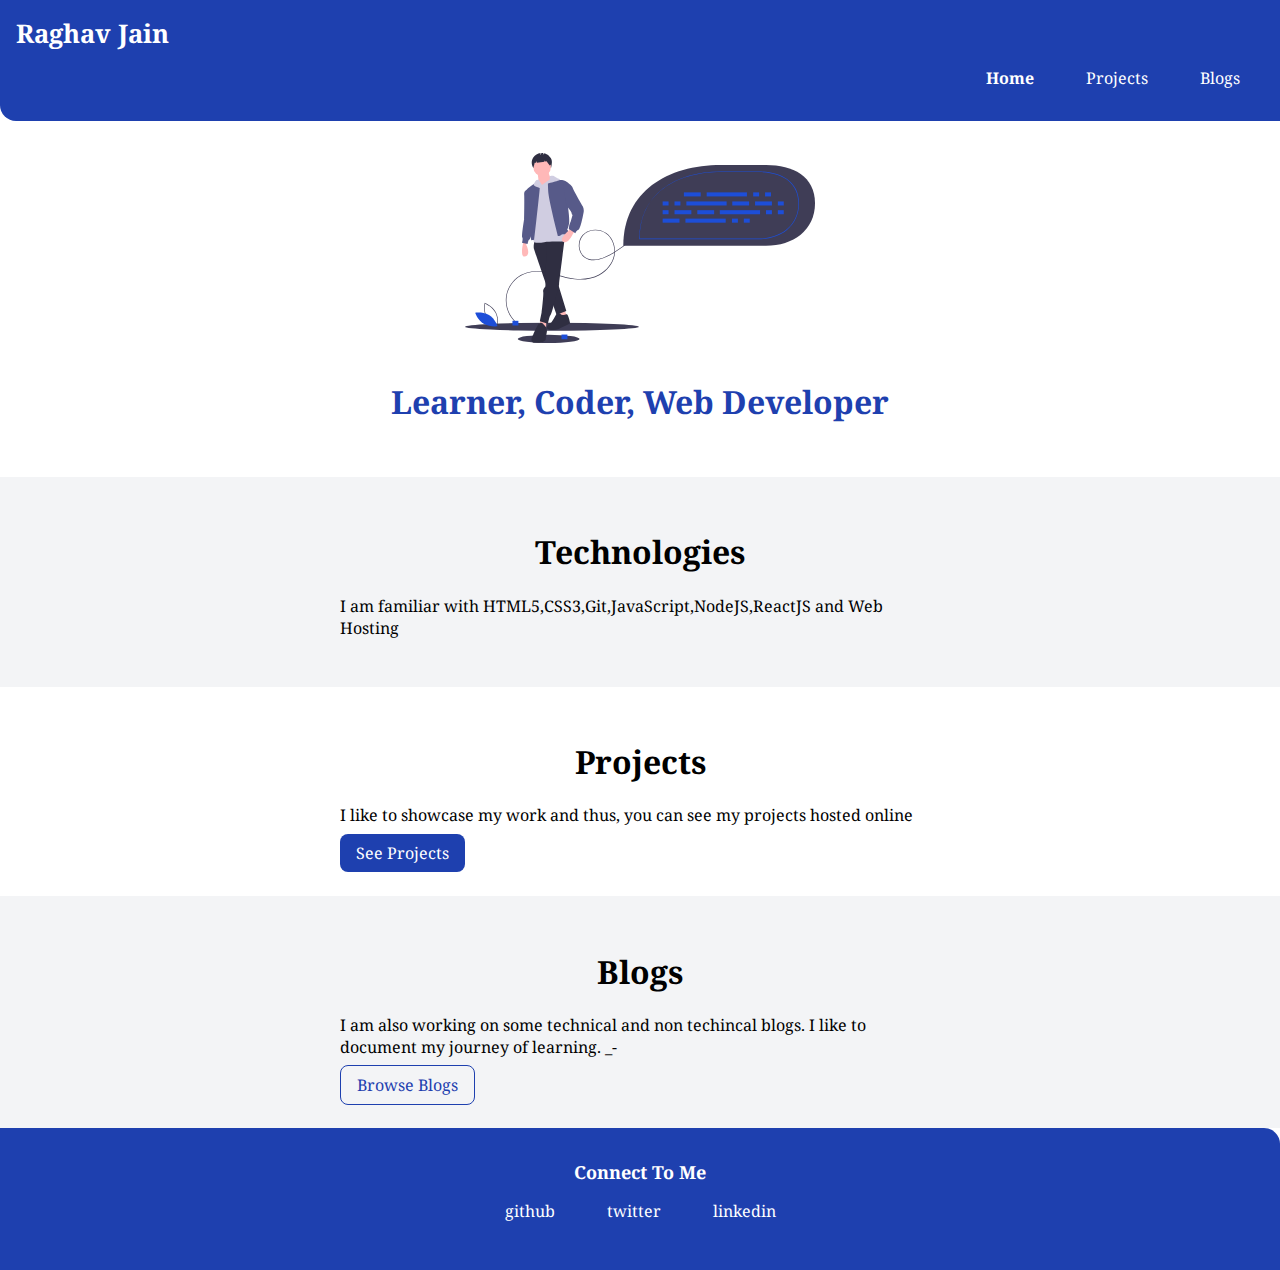
<file: index.html>
<!DOCTYPE html>
<html lang="en">
<head>
    <meta charset="UTF-8">
    <meta name="viewport" content="width=device-width, initial-scale=1.0">
    <title>home | raghav518</title>
    <link href="styles.css" rel="stylesheet" />
</head>
<body>

    <nav class="navigation container">

        <div class="nav-brand">Raghav Jain</div>

        <ul class="list-non-bullet nav-pills">
            <li class="list-item-inline">
                <a class="link link-active" href="/">Home</a>
            </li>
            <li class="list-item-inline">
                <a class="link" href="projects.html">Projects</a>
            </li>

            <li class="list-item-inline">
                <a class="link" href="blogs.html">Blogs</a>
            </li>

        </ul>
    </nav>
    
    <header class="hero">
        <img class="hero-img" src="images/hero.svg" />
        <h1 class="hero-heading"> <span class="heading-inverted">Learner, Coder, Web Developer </span></h1>

    </header>
    <section class="section ow">
        <div class="container-center">
            <h1>Technologies</h1>
            <p>I am familiar with HTML5,CSS3,Git,JavaScript,NodeJS,ReactJS and Web Hosting </p>
        </div>

    </section>
   
    <section class="section ">
        <div class="container-center">
            <h1>Projects</h1>
            <p>I like to showcase my work and thus, you can see my projects hosted online</p>
            <a class="link link-primary" href="projects.html">See Projects</a>
        </div>

    </section>

    <section class="section ow">
        <div class="container-center">
            <h1>Blogs</h1>
            <p> I am also working on some technical and non techincal blogs. I  like to document my journey of learning. <span id="cursor" style="opacity: 1;">_</span>-</p>
            <a class="link link-secondary" href="blogs.html">Browse Blogs</a>
        </div>

    </section>

    <footer class="footer">
        <div class="footer-header">Connect To Me</div>
        <ul class="social-links list-non-bullet">
            <li class="list-item-inline"><a class="link" href="https://github.com/raghav518">
                    github
                </a>
            </li>
            <li class="list-item-inline">
                <a class="link" href="https://twitter.com/raghav518">
                    twitter
                </a>
            </li>
            <li class="list-item-inline">
                <a class="link" href="/">
                    linkedin
                
                </a>
            </li>
        </ul>
    </footer>
    
</body>
</html>
</file>
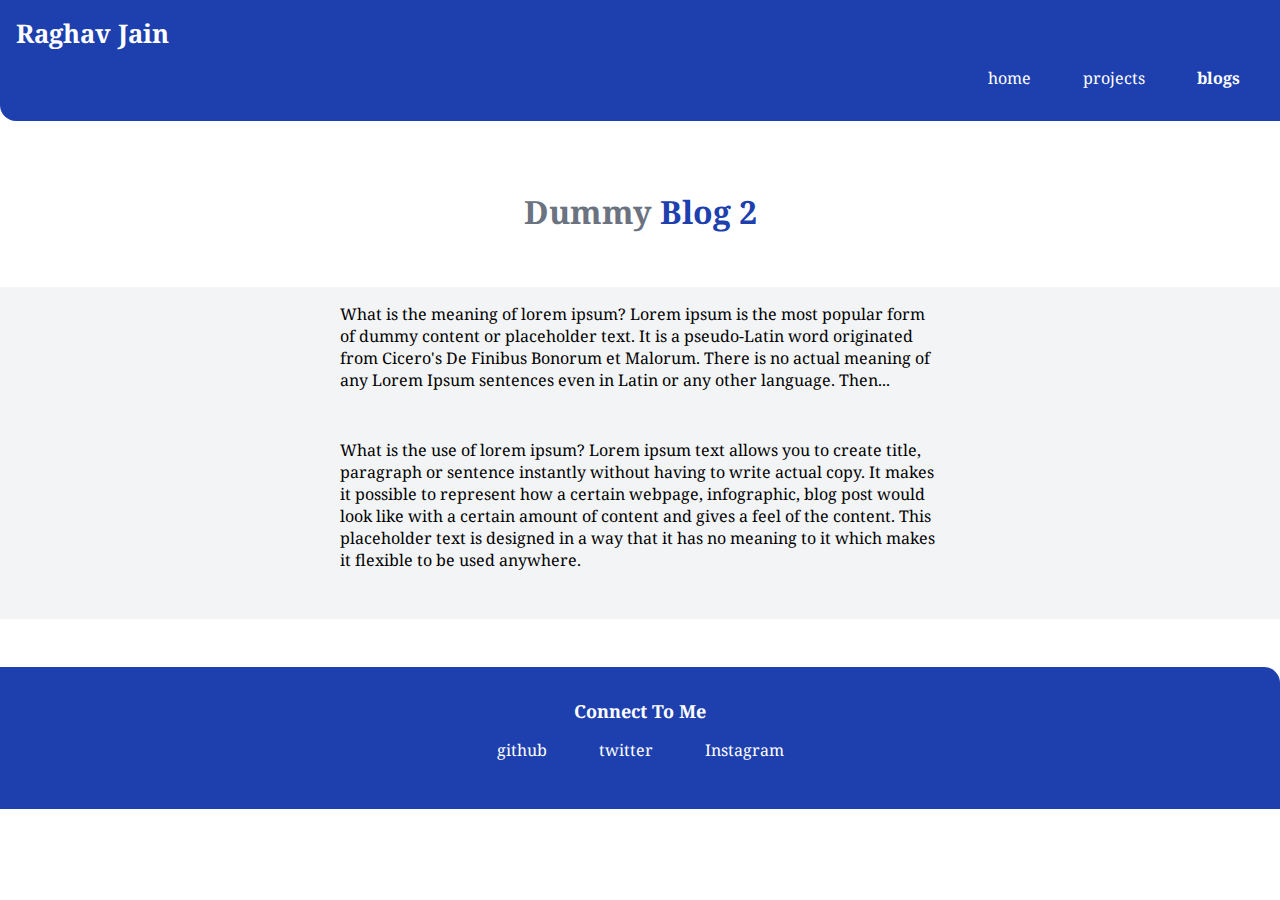
<file: blog2.html>
<!DOCTYPE html>
<html lang="en">

<head>
    <meta charset="UTF-8">
    <meta name="viewport" content="width=device-width, initial-scale=1.0">
    <link href="styles.css" rel="stylesheet" />
    <title>Blogs</title>
</head>

<body>
    <nav class="navigation container">
        <div class="nav-brand">Raghav Jain</div>
        <ul class="list-non-bullet nav-pills">
            <li class="list-item-inline">
                <a class="link" href="index.html">home</a>
            </li>
            <li class="list-item-inline">
                <a class="link " href="/projects.html">projects</a>
            </li>
            <li class="list-item-inline">
                <a class="link link-active" href="/blogs.html">blogs</a>
            </li>
        </ul>
    </nav>
    <header class="hero">
        <h1 class="hero-heading">Dummy <span class="heading-inverted">Blog 2</span></h1>
    </header>
    <div class="ow" style="margin-bottom: 3rem;">
        <p style="padding:1rem 1rem 3rem 1rem"class="container-center">
            What is the meaning of lorem ipsum?
            Lorem ipsum is the most popular form of dummy content or placeholder text. It is a pseudo-Latin word originated from Cicero's De Finibus Bonorum et Malorum. There is no actual meaning of any Lorem Ipsum sentences even in Latin or any other language. Then...
        </p>
        <p style="padding:0rem 1rem 3rem 1rem"class="container-center">
            What is the use of lorem ipsum?
            Lorem ipsum text allows you to create title, paragraph or sentence instantly without having to write actual copy. It makes it possible to represent how a certain webpage, infographic, blog post would look like with a certain amount of content and gives a feel of the content. This placeholder text is designed in a way that it has no meaning to it which makes it flexible to be used anywhere.
        
        </p>
    </div>

      

    <footer class="footer">
        <div class="footer-header">Connect To Me</div>
        <ul class="social-links list-non-bullet">
            <li class="list-item-inline"><a class="link" href="https://github.com/dev-nasra">
                    github
                </a>
            </li>
            <li class="list-item-inline">
                <a class="link" href="https://twitter.com/dev_nasra">
                    twitter
                </a>
            </li>
            <li class="list-item-inline">
                <a class="link" href="https://www.instagram.com/d.e.v_nasra/">
                    Instagram
                
                </a>
            </li>
        </ul>
    </footer>
</body>

</html>
</body>

</html>
</file>
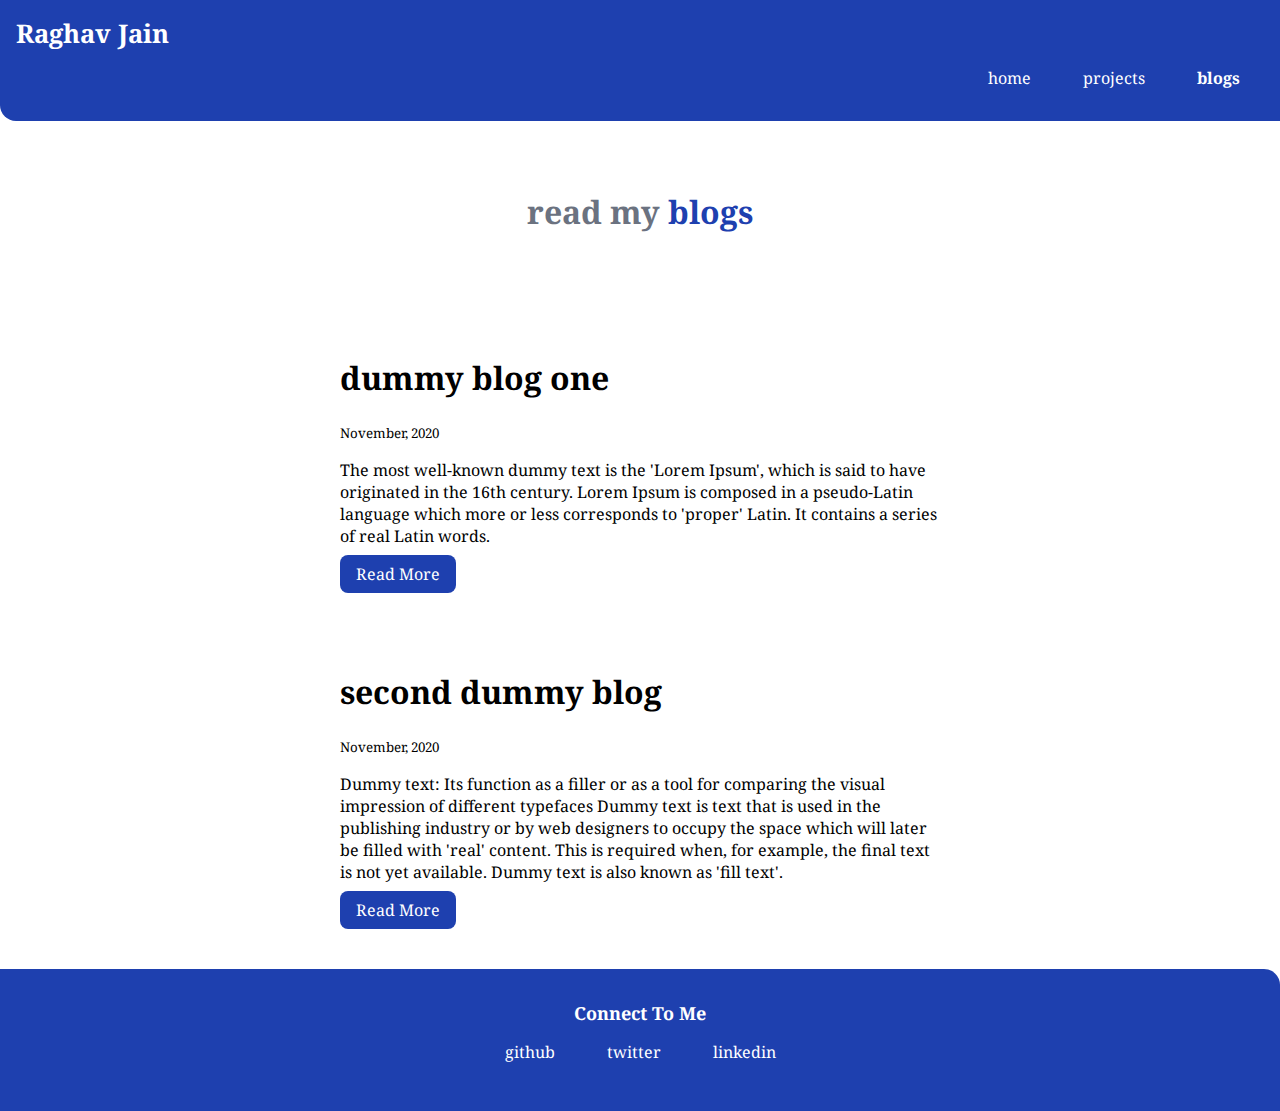
<file: blogs.html>
<!DOCTYPE html>
<html lang="en">

<head>
    <meta charset="UTF-8">
    <meta name="viewport" content="width=device-width, initial-scale=1.0">
    <link href="styles.css" rel="stylesheet" />
    <title>Blogs</title>
</head>

<body>
    <nav class="navigation container">
        <div class="nav-brand">Raghav Jain</div>
        <ul class="list-non-bullet nav-pills">
            <li class="list-item-inline">
                <a class="link" href="/">home</a>
            </li>
            <li class="list-item-inline">
                <a class="link " href="/projects.html">projects</a>
            </li>
            <li class="list-item-inline">
                <a class="link link-active" href="/blogs.html">blogs</a>
            </li>
        </ul>
    </nav>

    <header class="hero">
        <h1 class="hero-heading">read my <span class="heading-inverted">blogs</span></h1>
    </header>

    <ul class="list-non-bullet">

        <li>
            <article class="showcase-list container container-center ">
                <h1>dummy blog one</h1>
                <small>November, 2020</small>
                <p>The most well-known dummy text is the 'Lorem Ipsum', which is said to have originated in the 16th
                    century. Lorem Ipsum is composed in a pseudo-Latin language which more or less corresponds to
                    'proper' Latin. It contains a series of real Latin words.</p>

                <a class="link link-primary" href="blog 1.html">Read More</a>
            </article>

        </li>

        <li>
            <article class="showcase-list container container-center ">
                <h1>second dummy blog</h1>
                <small>November, 2020</small>
                <p>Dummy text: Its function as a filler or as a tool for comparing the visual impression of different
                    typefaces Dummy text is text that is used in the publishing industry or by web designers to occupy
                    the space which will later be filled with 'real' content. This is required when, for example, the
                    final text is not yet available. Dummy text is also known as 'fill text'.</p>

                <a class="link link-primary" href="blog2.html">Read More</a>
            </article>

        </li>

    </ul>


    <footer class="footer">
        <div class="footer-header">Connect To Me</div>
        <ul class="social-links list-non-bullet">
            <li class="list-item-inline"><a class="link" href="https://github.com/raghav518">
                    github
                </a>
            </li>
            <li class="list-item-inline">
                <a class="link" href="https://twitter.com/raghav518">
                    twitter
                </a>
            </li>
            <li class="list-item-inline">
                <a class="link" href="/">
                    linkedin

                </a>
            </li>
        </ul>
    </footer>

</body>

</html>
</body>

</html>
</file>
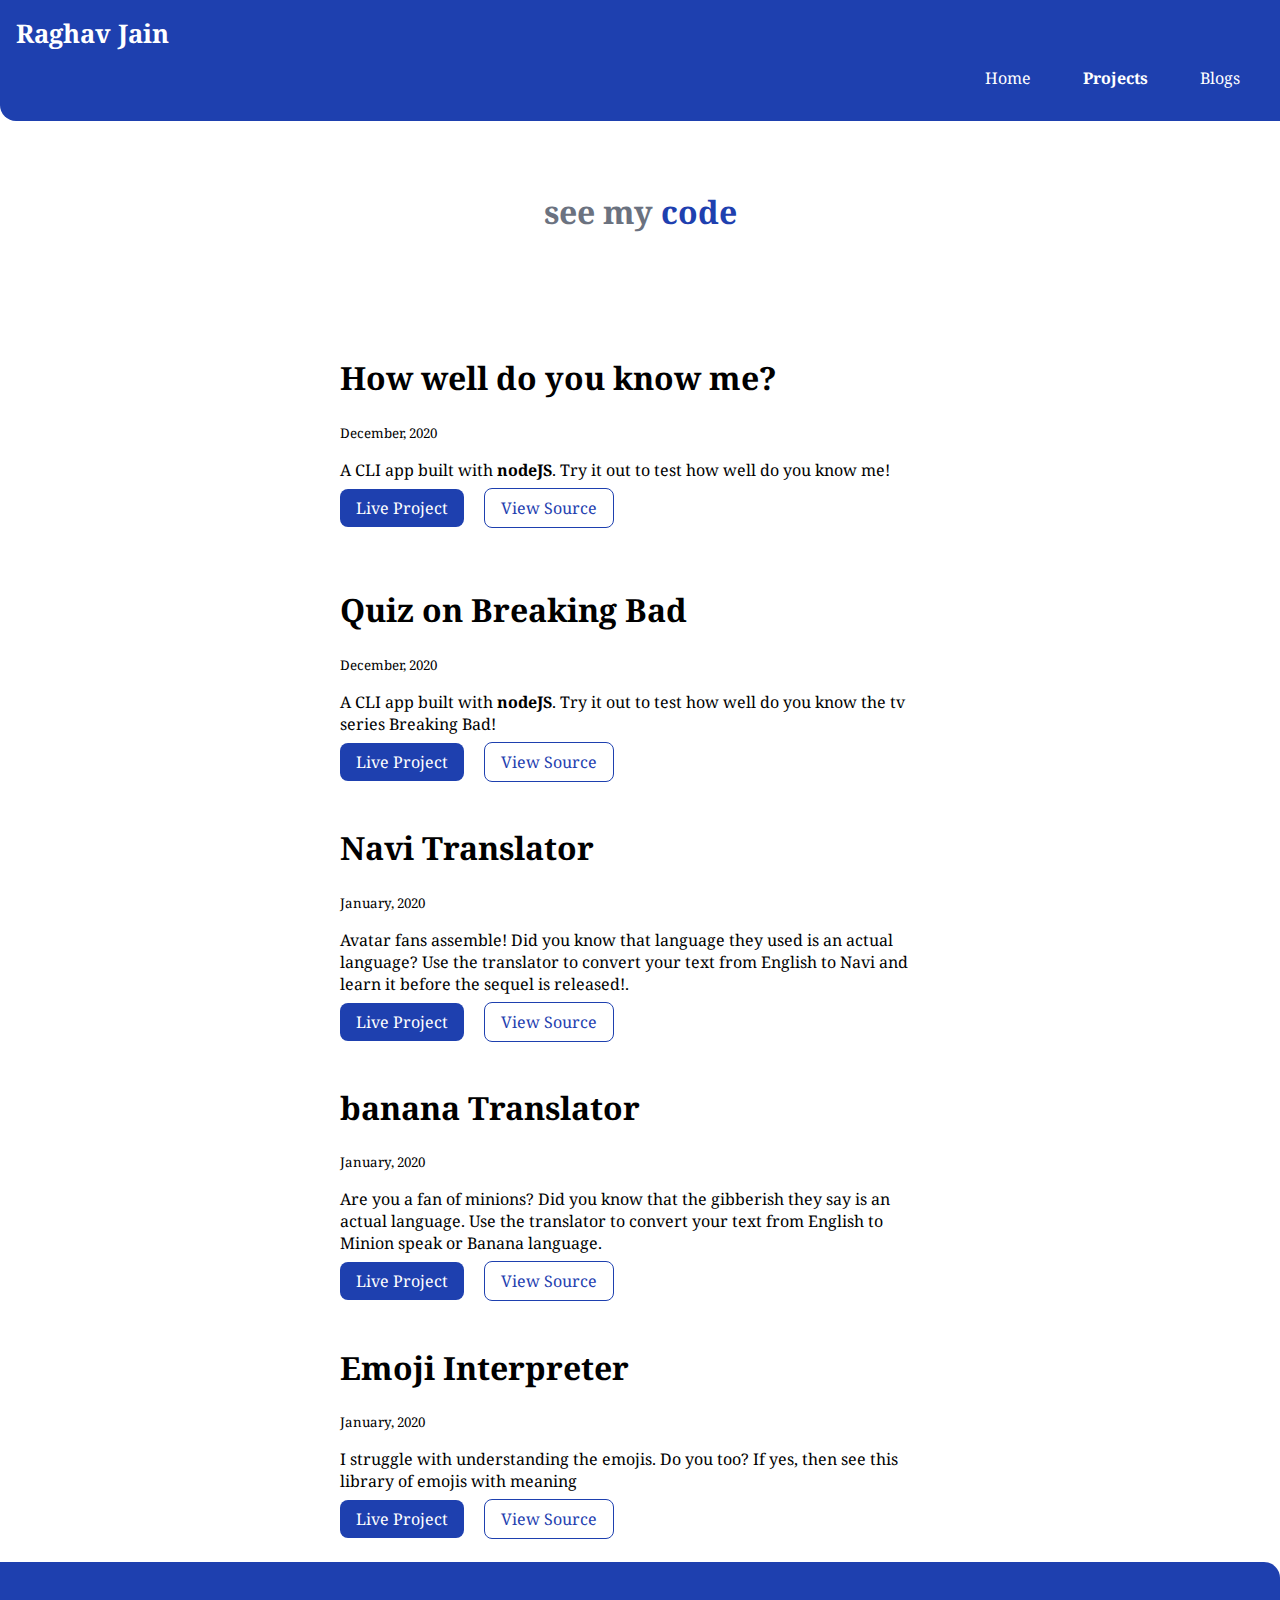
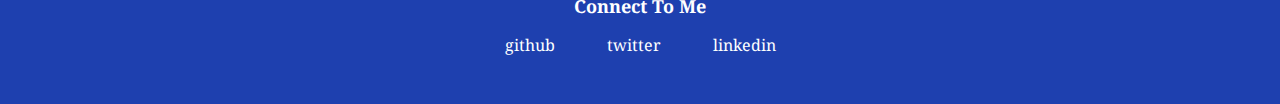
<file: projects.html>
<!DOCTYPE html>
<html lang="en">
<head>
    <meta charset="UTF-8">
    <meta name="viewport" content="width=device-width, initial-scale=1.0">
    <link href="styles.css" rel="stylesheet" />
    <title>Projects</title>

</head>
<body>
    <nav class="navigation container">

        <div class="nav-brand">Raghav Jain</div>

        <ul class="list-non-bullet nav-pills">
            <li class="list-item-inline">
                <a class="link " href="/">Home</a>
            </li>
            <li class="list-item-inline">
                <a class="link link-active" href="projects.html">Projects</a>
            </li>

            <li class="list-item-inline">
                <a class="link" href="blogs.html">Blogs</a>
            </li>

        </ul>
    </nav>

    <header class="hero">
        <h1 class="hero-heading">see my <span class="heading-inverted">code </span> </h1>

    </header>

    <ol reversed class="list-non-bullet" >
        <li>
            <div class="container container-center showcase-list" >
                <h1>How well do you know me?</h1>
                <small> December, 2020</small>
                <p>A CLI app built with <strong>nodeJS</strong>. Try it out to test how well do you know me!</p>
                <a class="link link-primary" href="https://repl.it/@RaghavJain3/quiz-on-raghav?embed=1&output=1#index.js">Live Project</a>
                <a class="link link-secondary" href="https://github.com/raghav518/DO-YOU-KNOW-ME-QUIZ">View Source</a>
            </div>
           
        </li>
        <li>
            <div class="container container-center">
                <h1>Quiz on Breaking Bad</h1>
                <small> December, 2020</small>
                <p>A CLI app built with <strong>nodeJS</strong>. Try it out to test how well do you know the tv series Breaking Bad!</p>
                <a class="link link-primary" href="https://repl.it/@RaghavJain3/breaking-bad-quiz?embed=1&output=1#index.js">Live Project</a>
                <a class="link link-secondary" href="https://github.com/raghav518/quiz-on-breaking-bad">View Source</a>
            </div>
        </li>
        <li>
        <div class="container container-center">
            <h1>Navi Translator</h1>
            <small> January, 2020</small>
            <p>Avatar fans assemble! Did you know that language they used is an actual language? Use the translator to convert your text from English to Navi and learn it before the sequel is released!.</p>
            <a class="link link-primary" href="https://english-to-navi-translator.netlify.app/">Live Project</a>
            <a class="link link-secondary" href="https://github.com/raghav518/neogcamp-navi-speak">View Source</a>
        </div>
    </li>

    <li>
        <div class="container container-center">
            <h1>banana Translator</h1>
            <small> January, 2020</small>
            <p>Are you a fan of minions? Did you know that the gibberish they say is an actual language. Use the translator to convert your text from English to Minion speak or Banana language.</p>
            <a class="link link-primary" href="https://english-to-minion-translatorr.netlify.app/">Live Project</a>
            <a class="link link-secondary" href="https://github.com/raghav518/neogcamp-banana-speak">View Source</a>
        </div>
    </li>

    <li>
        <div class="container container-center">
            <h1>Emoji Interpreter</h1>
            <small> January, 2020</small>
            <p>I struggle with understanding the emojis. Do you too? If yes, then see this library of emojis with meaning</p>
            <a class="link link-primary" href="https://codesandbox.io/s/emoji-interpreter-sqtl3">Live Project</a>
            <a class="link link-secondary" href="https://github.com/raghav518/emoji-interpreter">View Source</a>
        </div>
    </li>
    </ol>
    
    <footer class="footer">
        <div class="footer-header">Connect To Me</div>
        <ul class="social-links list-non-bullet">
            <li class="list-item-inline"><a class="link" href="https://github.com/raghav518">
                    github
                </a>
            </li>
            <li class="list-item-inline">
                <a class="link" href="https://twitter.com/raghav518">
                    twitter
                </a>
            </li>
            <li class="list-item-inline">
                <a class="link" href="https://www.linkedin.com/in/raghav-jain-913864204/">
                    linkedin
                
                </a>
            </li>
        </ul>
    </footer>
    
</body>
</html>
</file>
<file: styles.css>
@import url('https://fonts.googleapis.com/css2?family=Noto+Serif:wght@400;700&display=swap');

:root{
    --primary-color:#1E40AF
    ;
    --dark-gray: #6b7280;
    --off-white: #F3F4F6;


}


body{
    font-family: 'Noto Serif', 
    serif;
    margin: 0px;
} 
/**space**/
.margin-md{
    padding-top: 6rem;
    padding-bottom: 6rem;
}
hr{
    margin: 2rem 0rem;
}
/** container**/


.container{
    
    padding: 1rem 1rem;

}
.container-center{
    max-width: 600px;
    margin: auto;

}


/**links**/
.link{
    box-sizing: border-box;
    text-decoration: none;
    padding: 0.5rem 1rem;

}
.link-primary{
    background-color: var(--primary-color);
    border-radius: 0.5rem;
    color:white;
    max-width: 140px;
    margin:1rem 1rem 1rem 0rem;

}
.link-secondary{
    color: var(--primary-color);
    border-radius: 0.5rem;
    border: 1px solid var(--primary-color);
    max-width: 140px;
    margin:1rem 1rem 1rem 0rem;


}
/**lists**/

.list-non-bullet{
    list-style: decimal;
    padding-inline-start: 0px;
}
.list-item-inline{
    display: inline;
    padding: 0rem 0.5rem;
    
}
/**navigation**/
.navigation{
    background-color: var(--primary-color);
    color:white;
    padding: 1rem;
    border-bottom-left-radius: 1rem;
}
.navigation .nav-brand{
    font-weight: bold;
    font-size: 1.6rem;
}
.navigation .nav-pills{
    text-align: right;
}
.navigation .link{
    color: white;
}
.navigation .link-active{
    font-weight: bold;
}

/**header**/
.hero{
    padding: 2rem;

}
.hero .hero-img{
    max-width: 350px;
    display: block;
    margin: auto;
}
.hero .hero-heading{
    color: var(--dark-gray) ;
    padding-top: 1rem;
    text-align: center;

}
.hero .hero-heading .heading-inverted{
    color:var(--primary-color)
}

/**Sections**/
.section{
    padding:2rem
}
.section h1 {
    text-align: center;


}
.ow{
    background-color: var(--off-white);
}
/**footer**/

.footer{
    background-color: var(--primary-color);
    padding: 2rem 1rem;
    text-align: center;
    color: white;
    border-top-right-radius:1rem ;
}
.footer .footer-header{
    font-weight: bold;
    font-size: large;


}

.footer .link{
    color: white;
}
.footer ul{
    padding-inline-start: 0px;

}

element.style{
    opacity: ;
}
.showcase-list {
    padding: 2rem;
}
</file>
